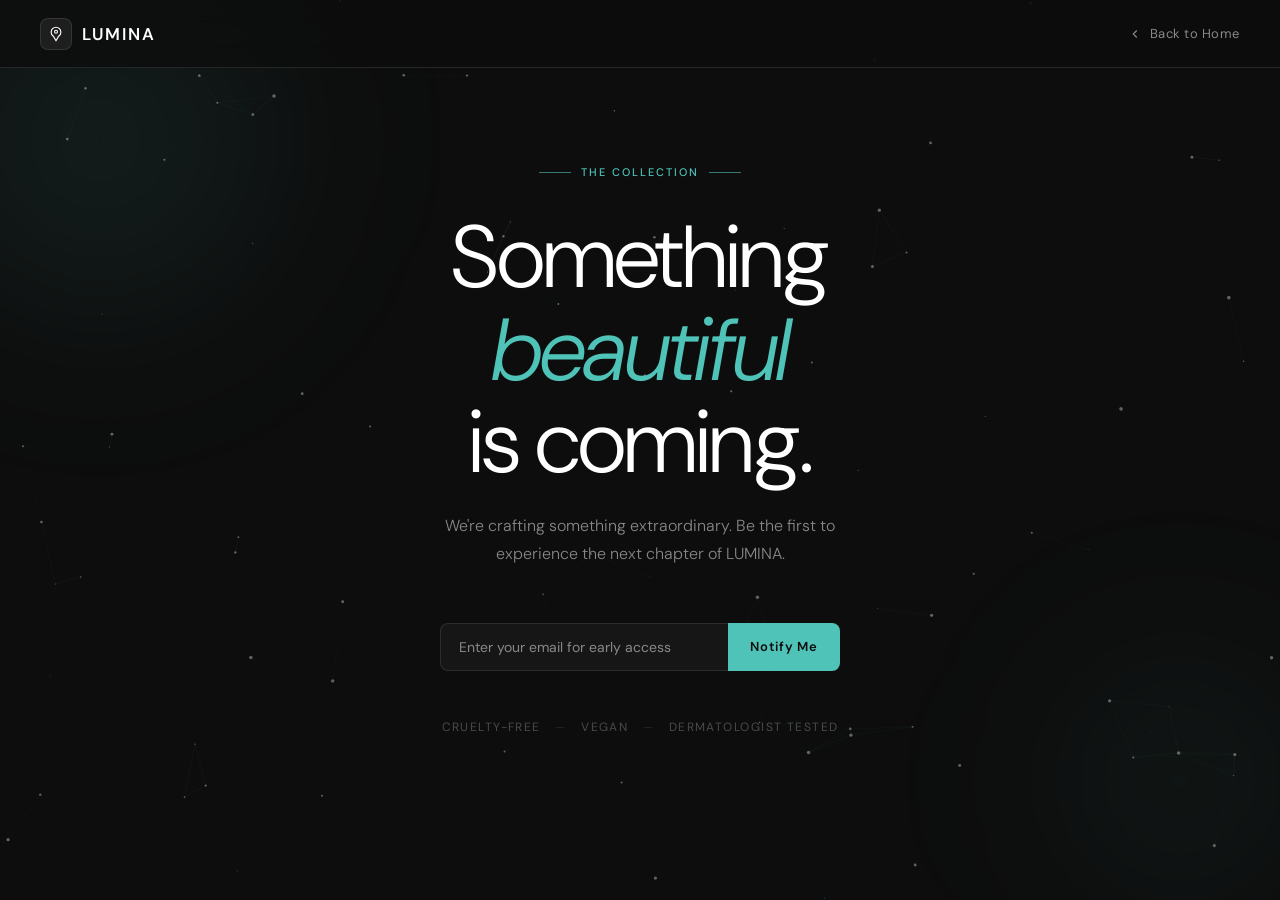
<file: coming-soon.html>
<!DOCTYPE html>
<html lang="en">
<head>
  <meta charset="UTF-8" />
  <meta name="viewport" content="width=device-width, initial-scale=1.0" />
  <title>LUMINA — Something Beautiful is Coming</title>

  <!-- Fonts -->
  <link rel="preconnect" href="https://fonts.googleapis.com" />
  <link rel="preconnect" href="https://fonts.gstatic.com" crossorigin />
  <link href="https://fonts.googleapis.com/css2?family=DM+Sans:ital,opsz,wght@0,9..40,300;0,9..40,400;0,9..40,500;0,9..40,600;0,9..40,700;1,9..40,300;1,9..40,400&display=swap" rel="stylesheet" />

  <style>
    /* ── Reset & Variables ─────────────────── */
    *, *::before, *::after { box-sizing: border-box; margin: 0; padding: 0; }

    :root {
      --bg:     #0d0d0d;
      --bg2:    #161616;
      --bg3:    #1e1e1e;
      --border: rgba(255,255,255,0.1);
      --white:  #ffffff;
      --muted:  #888888;
      --teal:   #4fc3b8;
      --text:   #f0ece6;
    }

    html, body {
      height: 100%;
      background: var(--bg);
      color: var(--text);
      font-family: 'DM Sans', sans-serif;
      overflow: hidden;
    }

    /* ── Constellation canvas ───────────────── */
    #cs-canvas {
      position: fixed;
      inset: 0;
      z-index: 0;
      pointer-events: none;
    }

    /* ── Nav ────────────────────────────────── */
    nav {
      position: fixed;
      top: 0; left: 0; right: 0;
      z-index: 10;
      display: flex;
      align-items: center;
      justify-content: space-between;
      padding: 0 40px;
      height: 68px;
      border-bottom: 1px solid var(--border);
      background: rgba(13,13,13,0.72);
      backdrop-filter: blur(14px);
      -webkit-backdrop-filter: blur(14px);
    }

    .nav-logo {
      display: flex;
      align-items: center;
      gap: 10px;
      font-size: 17px;
      font-weight: 600;
      letter-spacing: 0.12em;
      text-transform: uppercase;
      color: var(--white);
      text-decoration: none;
    }

    .nav-logo-icon {
      width: 32px; height: 32px;
      background: var(--bg3);
      border: 1px solid var(--border);
      border-radius: 8px;
      display: flex; align-items: center; justify-content: center;
    }
    .nav-logo-icon svg {
      width: 18px; height: 18px;
      stroke: var(--white);
      fill: none;
      stroke-width: 1.5;
    }

    .nav-back {
      display: flex;
      align-items: center;
      gap: 8px;
      font-size: 13px;
      color: var(--muted);
      text-decoration: none;
      letter-spacing: 0.04em;
      transition: color 0.2s;
    }
    .nav-back:hover { color: var(--white); }
    .nav-back svg { width: 14px; height: 14px; stroke: currentColor; fill: none; stroke-width: 2; }

    /* ── Main layout ─────────────────────────── */
    main {
      position: relative;
      z-index: 1;
      height: 100vh;
      display: flex;
      flex-direction: column;
      align-items: center;
      justify-content: center;
      text-align: center;
      padding: 0 24px;
    }

    /* ── Eyebrow label ───────────────────────── */
    .cs-eyebrow {
      display: inline-flex;
      align-items: center;
      gap: 10px;
      font-size: 11px;
      font-weight: 500;
      letter-spacing: 0.18em;
      text-transform: uppercase;
      color: var(--teal);
      margin-bottom: 32px;
      animation: fadeUp 0.6s ease both 0.1s;
    }
    .cs-eyebrow::before,
    .cs-eyebrow::after {
      content: '';
      display: block;
      width: 32px;
      height: 1px;
      background: var(--teal);
      opacity: 0.6;
    }

    /* ── Headline ────────────────────────────── */
    .cs-headline {
      font-size: clamp(42px, 7vw, 88px);
      font-weight: 300;
      line-height: 1.05;
      letter-spacing: -0.02em;
      color: var(--white);
      margin-bottom: 24px;
      animation: fadeUp 0.7s ease both 0.25s;
    }
    .cs-headline em {
      font-style: italic;
      font-weight: 300;
      color: var(--teal);
    }

    /* ── Sub ─────────────────────────────────── */
    .cs-sub {
      font-size: 16px;
      font-weight: 300;
      color: var(--muted);
      max-width: 420px;
      line-height: 1.7;
      margin-bottom: 56px;
      animation: fadeUp 0.7s ease both 0.4s;
    }

    /* ── Email form ──────────────────────────── */
    .cs-form {
      display: flex;
      gap: 0;
      width: 100%;
      max-width: 400px;
      margin-bottom: 48px;
      animation: fadeUp 0.7s ease both 0.55s;
    }

    .cs-form input {
      flex: 1;
      background: var(--bg2);
      border: 1px solid var(--border);
      border-right: none;
      border-radius: 8px 0 0 8px;
      padding: 14px 18px;
      font-size: 14px;
      font-family: 'DM Sans', sans-serif;
      color: var(--text);
      outline: none;
      transition: border-color 0.2s;
    }
    .cs-form input::placeholder { color: var(--muted); }
    .cs-form input:focus { border-color: rgba(79,195,184,0.5); }

    .cs-form button {
      background: var(--teal);
      color: #0d0d0d;
      border: none;
      border-radius: 0 8px 8px 0;
      padding: 14px 22px;
      font-size: 13px;
      font-weight: 600;
      font-family: 'DM Sans', sans-serif;
      letter-spacing: 0.06em;
      cursor: pointer;
      white-space: nowrap;
      transition: opacity 0.2s, transform 0.15s;
    }
    .cs-form button:hover { opacity: 0.88; transform: translateX(1px); }
    .cs-form button:active { transform: scale(0.98); }

    /* ── Divider / certifications ────────────── */
    .cs-cert {
      font-size: 12px;
      color: rgba(255,255,255,0.25);
      letter-spacing: 0.12em;
      text-transform: uppercase;
      animation: fadeUp 0.7s ease both 0.65s;
    }
    .cs-cert span { margin: 0 10px; opacity: 0.4; }

    /* ── Floating orbs ───────────────────────── */
    .orb {
      position: fixed;
      border-radius: 50%;
      filter: blur(80px);
      pointer-events: none;
      z-index: 0;
    }
    .orb-1 {
      width: 520px; height: 520px;
      background: radial-gradient(circle, rgba(79,195,184,0.12) 0%, transparent 70%);
      top: -120px; left: -160px;
      animation: orbDrift1 14s ease-in-out infinite;
    }
    .orb-2 {
      width: 400px; height: 400px;
      background: radial-gradient(circle, rgba(79,195,184,0.08) 0%, transparent 70%);
      bottom: -80px; right: -100px;
      animation: orbDrift2 18s ease-in-out infinite;
    }

    /* ── Thin horizontal rule ────────────────── */
    .cs-rule {
      width: 1px;
      height: 60px;
      background: linear-gradient(to bottom, transparent, var(--border), transparent);
      margin: 0 auto 40px;
      animation: fadeUp 0.6s ease both 0.2s;
    }

    /* ── Animations ──────────────────────────── */
    @keyframes fadeUp {
      from { opacity: 0; transform: translateY(20px); }
      to   { opacity: 1; transform: translateY(0); }
    }
    @keyframes orbDrift1 {
      0%, 100% { transform: translate(0, 0) scale(1); }
      50%       { transform: translate(40px, 30px) scale(1.08); }
    }
    @keyframes orbDrift2 {
      0%, 100% { transform: translate(0, 0) scale(1); }
      50%       { transform: translate(-30px, -20px) scale(1.05); }
    }

    /* ── Success state ───────────────────────── */
    .cs-success {
      display: none;
      font-size: 13px;
      color: var(--teal);
      letter-spacing: 0.06em;
      margin-top: -36px;
      margin-bottom: 48px;
      animation: fadeUp 0.4s ease both;
    }

    /* ── Responsive ──────────────────────────── */
    @media (max-width: 768px) {
      nav { padding: 0 20px; }
      .cs-form { flex-direction: column; gap: 10px; }
      .cs-form input { border-right: 1px solid var(--border); border-radius: 8px; }
      .cs-form button { border-radius: 8px; }
    }
  </style>
</head>
<body>

  <!-- Ambient orbs -->
  <div class="orb orb-1"></div>
  <div class="orb orb-2"></div>

  <!-- Constellation canvas (reuses main.js logic) -->
  <canvas id="cs-canvas"></canvas>

  <!-- Nav -->
  <nav>
    <a href="index.html" class="nav-logo">
      <div class="nav-logo-icon">
        <svg viewBox="0 0 24 24" stroke-width="1.5">
          <path d="M12 3c3.5 0 6.5 3 6.5 6.5 0 2-1 4-3 5.5L12 21l-3.5-6C6.5 13.5 5.5 11.5 5.5 9.5 5.5 6 8.5 3 12 3z"/>
          <circle cx="12" cy="9" r="2"/>
        </svg>
      </div>
      LUMINA
    </a>

    <a href="index.html" class="nav-back">
      <svg viewBox="0 0 24 24"><path d="m15 18-6-6 6-6"/></svg>
      Back to Home
    </a>
  </nav>

  <!-- Main content -->
  <main>
    <div class="cs-eyebrow">The Collection</div>

    <h1 class="cs-headline">
      Something<br><em>beautiful</em><br>is coming.
    </h1>

    <p class="cs-sub">
      We're crafting something extraordinary. Be the first to experience
      the next chapter of LUMINA.
    </p>

    <form class="cs-form" onsubmit="handleSubmit(event)">
      <input type="email" placeholder="Enter your email for early access" required />
      <button type="submit">Notify Me</button>
    </form>

    <p class="cs-success" id="cs-success">
      ✓ &nbsp;You're on the list. We'll be in touch.
    </p>

    <p class="cs-cert">
      Cruelty-Free <span>—</span> Vegan <span>—</span> Dermatologist Tested
    </p>
  </main>

  <script>
    // ── Notify Me form ─────────────────────────────────
    function handleSubmit(e) {
      e.preventDefault();
      const form    = e.target;
      const success = document.getElementById('cs-success');
      form.style.display    = 'none';
      success.style.display = 'block';
    }

    // ── Constellation background ────────────────────────
    (function () {
      const canvas = document.getElementById('cs-canvas');
      const ctx    = canvas.getContext('2d');
      let W, H, stars = [];

      const COUNT  = 90;
      const DIST   = 140;
      const SPEED  = 0.18;

      function resize() {
        W = canvas.width  = window.innerWidth;
        H = canvas.height = window.innerHeight;
      }

      function initStars() {
        stars = Array.from({ length: COUNT }, () => ({
          x:  Math.random() * W,
          y:  Math.random() * H,
          vx: (Math.random() - 0.5) * SPEED,
          vy: (Math.random() - 0.5) * SPEED,
          r:  Math.random() * 1.4 + 0.4,
        }));
      }

      function draw() {
        ctx.clearRect(0, 0, W, H);

        // move
        stars.forEach(s => {
          s.x += s.vx;
          s.y += s.vy;
          if (s.x < 0) s.x = W;
          if (s.x > W) s.x = 0;
          if (s.y < 0) s.y = H;
          if (s.y > H) s.y = 0;
        });

        // lines
        for (let i = 0; i < stars.length; i++) {
          for (let j = i + 1; j < stars.length; j++) {
            const dx   = stars[i].x - stars[j].x;
            const dy   = stars[i].y - stars[j].y;
            const dist = Math.hypot(dx, dy);
            if (dist < DIST) {
              ctx.beginPath();
              ctx.moveTo(stars[i].x, stars[i].y);
              ctx.lineTo(stars[j].x, stars[j].y);
              ctx.strokeStyle = `rgba(79,195,184,${0.12 * (1 - dist / DIST)})`;
              ctx.lineWidth   = 0.6;
              ctx.stroke();
            }
          }
        }

        // dots
        stars.forEach(s => {
          ctx.beginPath();
          ctx.arc(s.x, s.y, s.r, 0, Math.PI * 2);
          ctx.fillStyle = 'rgba(255,255,255,0.35)';
          ctx.fill();
        });

        requestAnimationFrame(draw);
      }

      window.addEventListener('resize', () => { resize(); initStars(); });
      resize();
      initStars();
      draw();
    })();
  </script>

</body>
</html>
</file>
